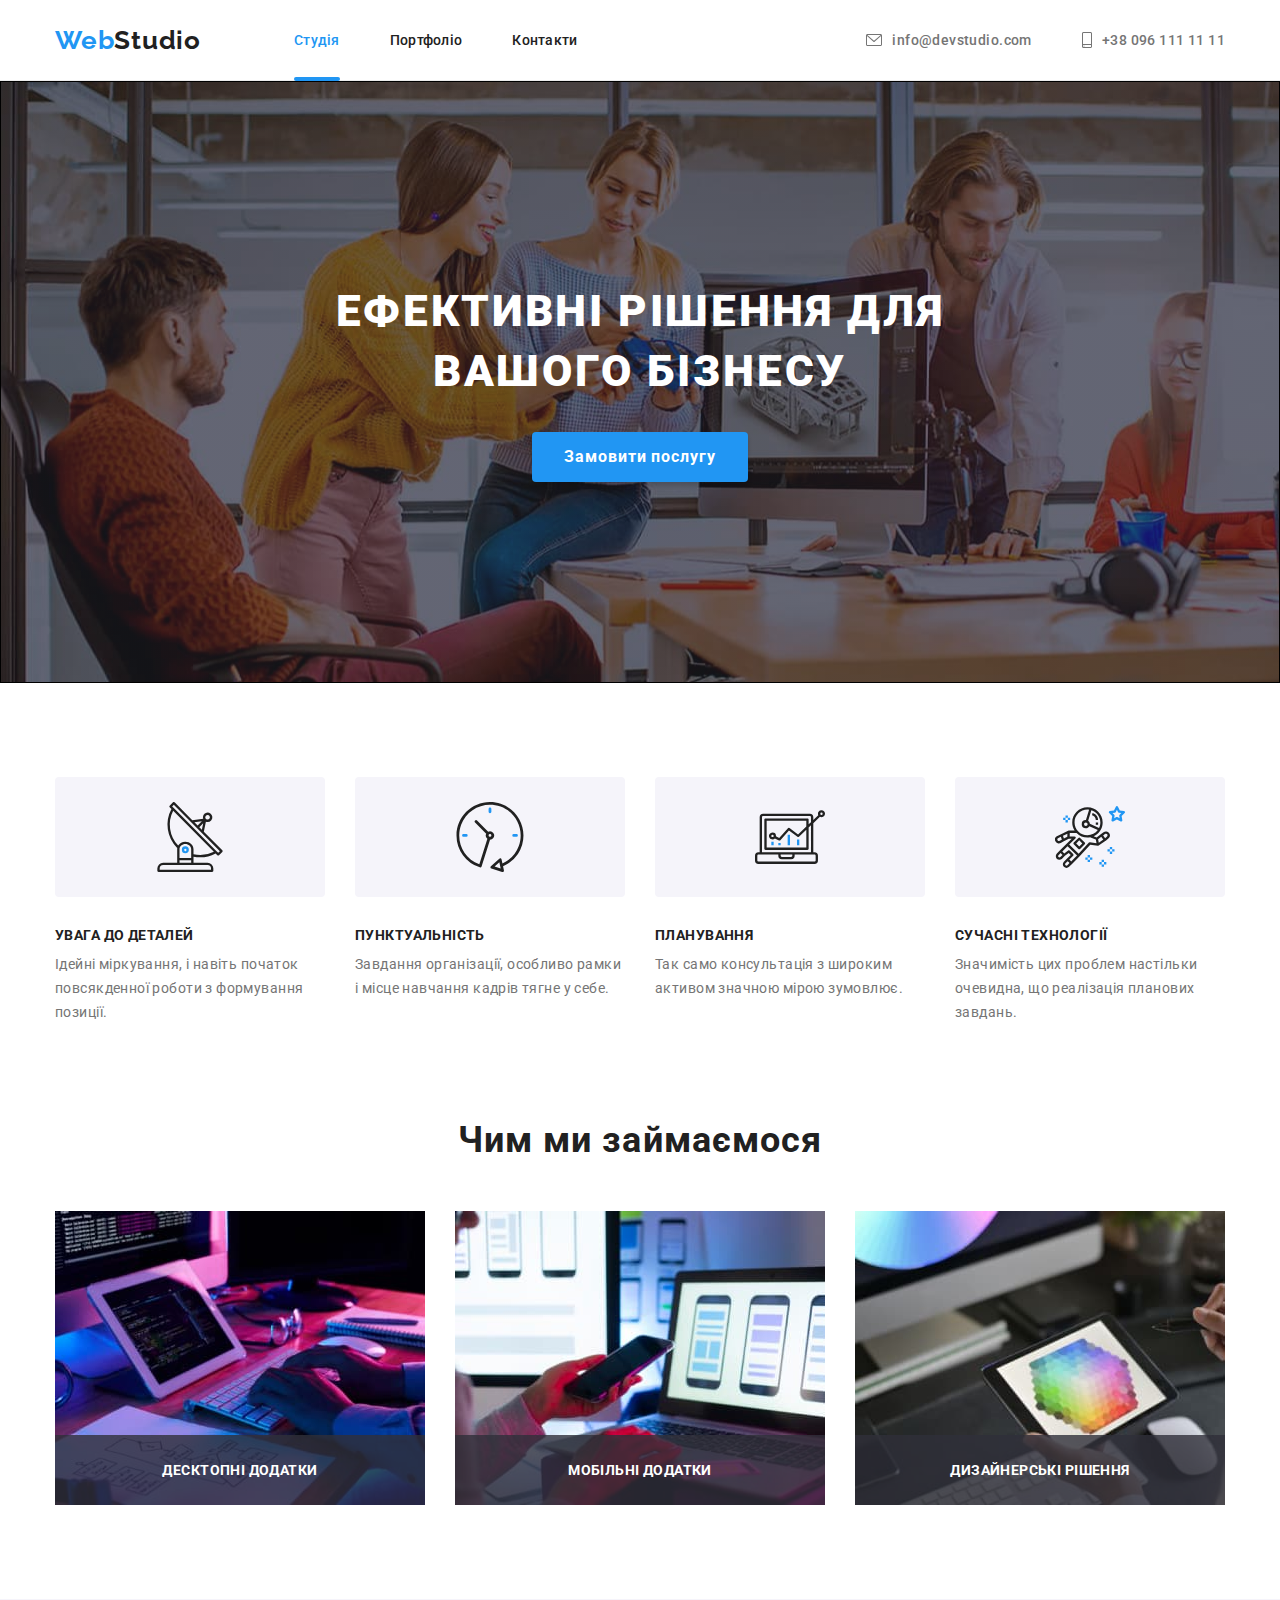
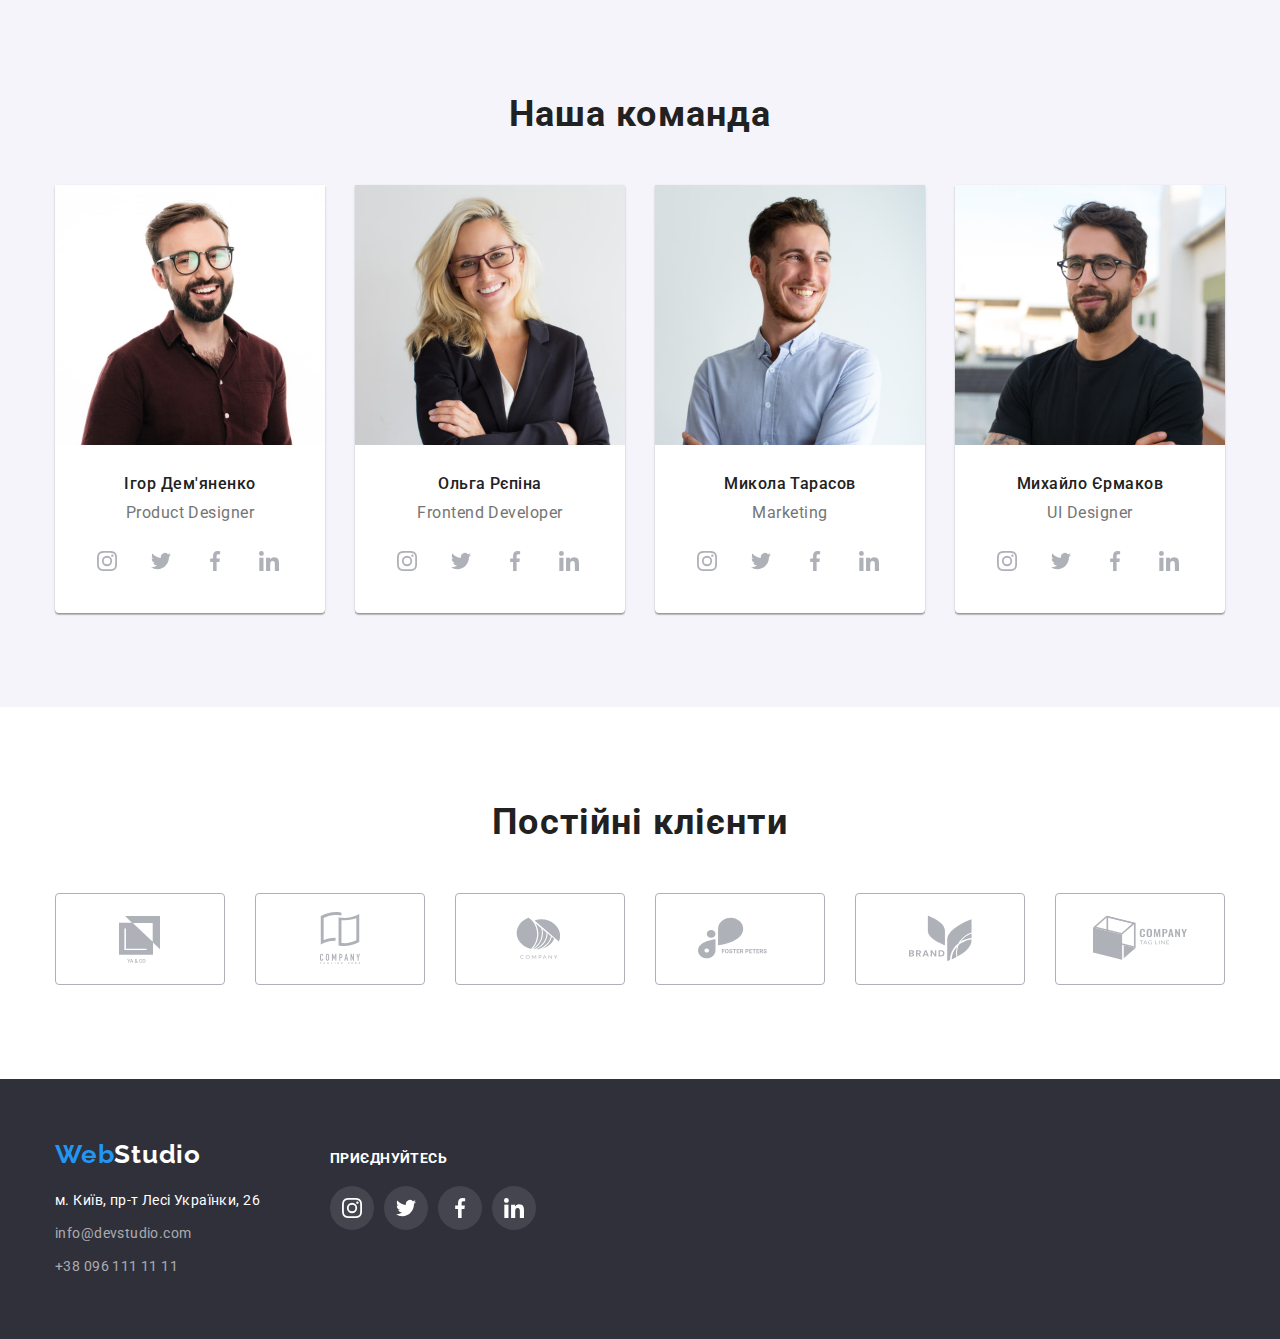
<file: index.html>
<!DOCTYPE html>
<html lang="uk">

<head>
	<meta charset="UTF-8" />
	<meta http-equiv="X-UA-Compatible" content="IE=edge" />
	<meta name="viewport" content="width=device-width, initial-scale=1.0" />
	<title>Головна</title>
	<link rel="preconnect" href="https://fonts.gstatic.com" crossorigin>
	<link href="https://fonts.googleapis.com/css2?family=Raleway:wght@700&family=Roboto:wght@400;500;700;900&display=swap"
		rel="stylesheet">
	<link href="https://cdn.jsdelivr.net/npm/modern-normalize@2.0.0/modern-normalize.min.css" rel="stylesheet" />
	<link rel="stylesheet" href="./css/style.css" />
</head>

<body class="body">
	<header class="page-header">
		<div class="page-header__container">
			<a href="./" class="page-header__logo logo"><span class="logo__accent">Web</span>Studio</a>
			<nav class="site-nav">
				<ul class="site-nav__list">
					<li class="site-nav__item">
						<a class="site-nav__link site-nav__link--current" href="./"> Студія</a>
					</li>
					<li class="site-nav__item">
						<a class="site-nav__link" href="./portfolio.html"> Портфоліо</a>
					</li>
					<li class="site-nav__item">
						<a class="site-nav__link" href=""> Контакти</a>
					</li>
				</ul>
			</nav>
			<ul class="auth-nav">
				<li class="auth-nav__item">
					<a class="auth-nav__link" href="mailto:info@devstudio.com">
						<svg class="svg auth-nav__svg" width="16" height="12">
							<use xlink:href="./images/icons.svg#header-mail"></use>
						</svg>
						info@devstudio.com</a>
				</li>
				<li class="auth-nav__item">

					<a class="auth-nav__link" href="tel:+380961111111">
						<svg class="svg auth-nav__svg" width="10" height="16">
							<use xlink:href="./images/icons.svg#header-phone"></use>
						</svg>
						+38 096 111 11 11</a>
				</li>
			</ul>
		</div>
	</header>
	<main class="main">
		<section class="section hero">
			<div class="hero__container">
				<h1 class="hero__title">Ефективні рішення для вашого бізнесу</h1>
				<button data-modal-open type="button" class="button hero__button">
					Замовити послугу
				</button>
			</div>
		</section>

		<section class="section features">
			<div class="features__container">
				<h2 class="features__title section__title title-hide">Особливості</h2>
				<ul class="features__list">
					<li class="features__item">
						<div class="features__image">
							<svg class="svg" width="70" height="70">
								<use xlink:href="./images/icons.svg#features-01"></use>
							</svg>
						</div>
						<h3 class="features__subtitle">УВАГА ДО ДЕТАЛЕЙ</h3>
						<p class="features__text">
							Ідейні міркування, і навіть початок повсякденної роботи з
							формування позиції.
						</p>
					</li>
					<li class="features__item">
						<div class="features__image">
							<svg class="svg" width="70" height="70">
								<use xlink:href="./images/icons.svg#features-02"></use>
							</svg>
						</div>
						<h3 class="features__subtitle">ПУНКТУАЛЬНІСТЬ</h3>
						<p class="features__text">
							Завдання організації, особливо рамки і місце навчання кадрів тягне
							у себе.
						</p>
					</li>
					<li class="features__item">
						<div class="features__image">
							<svg class="svg" width="70" height="70">
								<use xlink:href="./images/icons.svg#features-03"></use>
							</svg>
						</div>
						<h3 class="features__subtitle">ПЛАНУВАННЯ</h3>
						<p class="features__text">
							Так само консультація з широким активом значною мірою зумовлює.
						</p>
					</li>
					<li class="features__item">
						<div class="features__image">
							<svg class="svg" width="70" height="70">
								<use xlink:href="./images/icons.svg#features-04"></use>
							</svg>
						</div>
						<h3 class="features__subtitle">СУЧАСНІ ТЕХНОЛОГІЇ</h3>
						<p class="features__text">
							Значимість цих проблем настільки очевидна, що реалізація планових
							завдань.
						</p>
					</li>
				</ul>
			</div>
		</section>

		<section class="section activity">
			<div class="activity__container">
				<h2 class="activity__title section__title">Чим ми займаємося</h2>
				<ul class="activity__list">
					<li class="activity__item">
						<img class="activity__img" src="images/we-do_1.jpg" alt="Людина друкує на клавітаурі" width="370" />
						<h3 class="activity__name"><span class="activity__name-text">Десктопні додатки</span></h3>
					</li>
					<li class="activity__item">
						<img class="activity__img" src="images/we-do_2.jpg" alt="Людина дивиться в телефон біля ноутбуку"
							width="370" />
						<h3 class="activity__name"><span class="activity__name-text">Мобільні додатки</span></h3>
					</li>
					<li class="activity__item">
						<img class="activity__img" src="images/we-do_3.jpg" alt="Людина дивиться на планшет" width="370" />
						<h3 class="activity__name"><span class="activity__name-text">Дизайнерські рішення</span></h3>
					</li>
				</ul>
			</div>
		</section>

		<section class="section team section--gray-bg">
			<div class="team__container">
				<h2 class="team__title section__title">Наша команда</h2>
				<ul class="team__list">
					<li class="team__item">
						<img class="team__img" src="images/our-team_1.jpg" alt="Хлопець посміхається" width="270" />
						<div class="team__content">
							<h3 class="team__name">Ігор Дем'яненко</h3>
							<p class="team__position">Product Designer</p>
							<ul class="team__social social">
								<li class="social__item">
									<a class="social__link team__link" href="https://www.instagram.com/" target="_blank">
										<svg class="svg social__svg team__svg" width="44" height="44">
											<use xlink:href="./images/icons.svg#social-inst"></use>
										</svg>
									</a>
								</li>
								<li class="social__item">
									<a class="social__link team__link" href="https://twitter.com/" target="_blank">
										<svg class="svg social__svg team__svg" width="44" height="44">
											<use xlink:href="./images/icons.svg#social-twet"></use>
										</svg>
									</a>
								</li>
								<li class="social__item">
									<a class="social__link team__link" href="https://www.facebook.com/" target="_blank">
										<svg class="svg social__svg team__svg" width="44" height="44">
											<use xlink:href="./images/icons.svg#social-face"></use>
										</svg>
									</a>
								</li>
								<li class="social__item">
									<a class="social__link team__link" href="https://www.linkedin.com/" target="_blank">
										<svg class="svg social__svg team__svg" width="44" height="44">
											<use xlink:href="./images/icons.svg#social-link"></use>
										</svg>
									</a>
								</li>
							</ul>
						</div>

					</li>
					<li class="team__item">
						<img class="team__img" src="images/our-team_2.jpg" alt="Дівчина посміхається" width="270" />
						<div class="team__content">
							<h3 class="team__name">Ольга Рєпіна</h3>
							<p class="team__position">Frontend Developer</p>
							<ul class="team__social social">
								<li class="social__item">
									<a class="social__link team__link" href="https://www.instagram.com/" target="_blank">
										<svg class="svg social__svg team__svg" width="44" height="44">
											<use xlink:href="./images/icons.svg#social-inst"></use>
										</svg>
									</a>
								</li>
								<li class="social__item">
									<a class="social__link team__link" href="https://twitter.com/" target="_blank">
										<svg class="svg social__svg team__svg" width="44" height="44">
											<use xlink:href="./images/icons.svg#social-twet"></use>
										</svg>
									</a>
								</li>
								<li class="social__item">
									<a class="social__link team__link" href="https://www.facebook.com/" target="_blank">
										<svg class="svg social__svg team__svg" width="44" height="44">
											<use xlink:href="./images/icons.svg#social-face"></use>
										</svg>
									</a>
								</li>
								<li class="social__item">
									<a class="social__link team__link" href="https://www.linkedin.com/" target="_blank">
										<svg class="svg social__svg team__svg" width="44" height="44">
											<use xlink:href="./images/icons.svg#social-link"></use>
										</svg>
									</a>
								</li>
							</ul>
						</div>
					</li>
					<li class="team__item">
						<img class="team__img" src="images/our-team_3.jpg" alt="Хлопець посміхається і дивиться в сторону"
							width="270" />
						<div class="team__content">
							<h3 class="team__name">Микола Тарасов</h3>
							<p class="team__position">Marketing</p>
							<ul class="team__social social">
								<li class="social__item">
									<a class="social__link team__link" href="https://www.instagram.com/" target="_blank">
										<svg class="svg social__svg team__svg" width="44" height="44">
											<use xlink:href="./images/icons.svg#social-inst"></use>
										</svg>
									</a>
								</li>
								<li class="social__item">
									<a class="social__link team__link" href="https://twitter.com/" target="_blank">
										<svg class="svg social__svg team__svg" width="44" height="44">
											<use xlink:href="./images/icons.svg#social-twet"></use>
										</svg>
									</a>
								</li>
								<li class="social__item">
									<a class="social__link team__link" href="https://www.facebook.com/" target="_blank">
										<svg class="svg social__svg team__svg" width="44" height="44">
											<use xlink:href="./images/icons.svg#social-face"></use>
										</svg>
									</a>
								</li>
								<li class="social__item">
									<a class="social__link team__link" href="https://www.linkedin.com/" target="_blank">
										<svg class="svg social__svg team__svg" width="44" height="44">
											<use xlink:href="./images/icons.svg#social-link"></use>
										</svg>
									</a>
								</li>
							</ul>
						</div>
					</li>
					<li class="team__item">
						<img class="team__img" src="images/our-team_4.jpg" alt="Хлопець мімікою робить вигляд розумного"
							width="270" />
						<div class="team__content">
							<h3 class="team__name">Михайло Єрмаков</h3>
							<p class="team__position">UI Designer</p>
							<ul class="team__social social">
								<li class="social__item">
									<a class="social__link team__link" href="https://www.instagram.com/" target="_blank">
										<svg class="svg social__svg team__svg" width="44" height="44">
											<use xlink:href="./images/icons.svg#social-inst"></use>
										</svg>
									</a>
								</li>
								<li class="social__item">
									<a class="social__link team__link" href="https://twitter.com/" target="_blank">
										<svg class="svg social__svg team__svg" width="44" height="44">
											<use xlink:href="./images/icons.svg#social-twet"></use>
										</svg>
									</a>
								</li>
								<li class="social__item">
									<a class="social__link team__link" href="https://www.facebook.com/" target="_blank">
										<svg class="svg social__svg team__svg" width="44" height="44">
											<use xlink:href="./images/icons.svg#social-face"></use>
										</svg>
									</a>
								</li>
								<li class="social__item">
									<a class="social__link team__link" href="https://www.linkedin.com/" target="_blank">
										<svg class="svg social__svg team__svg" width="44" height="44">
											<use xlink:href="./images/icons.svg#social-link"></use>
										</svg>
									</a>
								</li>
							</ul>
						</div>
					</li>
				</ul>
			</div>
		</section>
		<section class="section clients">
			<div class="clients__container">
				<h2 class="clients__title section__title">Постійні клієнти</h2>
				<ul class="clients__wrapper">
					<li class="clients__item">
						<a href="" class="clients-link" target="_blank">
							<svg class="svg clients__svg" width="106" height="60">
								<use xlink:href="./images/icons.svg#clients-01"></use>
							</svg>
						</a>
					</li>
					<li class="clients__item">
						<a href="" class="clients-link" target="_blank">
							<svg class="svg clients__svg" width="106" height="60">
								<use xlink:href="./images/icons.svg#clients-02"></use>
							</svg>
						</a>
					</li>
					<li class="clients__item">
						<a href="" class="clients-link" target="_blank">
							<svg class="svg clients__svg" width="106" height="60">
								<use xlink:href="./images/icons.svg#clients-03"></use>
							</svg>
						</a>
					</li>
					<li class="clients__item">
						<a href="" class="clients-link" target="_blank">
							<svg class="svg clients__svg" width="106" height="60">
								<use xlink:href="./images/icons.svg#clients-04"></use>
							</svg>
						</a>
					</li>
					<li class="clients__item">
						<a href="" class="clients-link" target="_blank">
							<svg class="svg clients__svg" width="106" height="60">
								<use xlink:href="./images/icons.svg#clients-05"></use>
							</svg>
						</a>
					</li>
					<li class="clients__item">
						<a href="" class="clients-link" target="_blank">
							<svg class="svg clients__svg" width="106" height="60">
								<use xlink:href="./images/icons.svg#clients-06"></use>
							</svg>
						</a>
					</li>
				</ul>

			</div>
		</section>
	</main>
	<footer class="footer">
		<div class="footer__container">
			<div class="footer__column">
				<a href="./" class="footer__logo logo"><span class="logo__accent">Web</span>Studio</a>
				<address class="address">
					<span class="address__item address__item--white">м. Київ, пр-т Лесі Українки, 26</span>
					<a class="address__item address__item--link" href="mailto:info@devstudio.com">info@devstudio.com</a>
					<a class="address__item address__item--link" href="tel:+380961111111">+38 096 111 11 11</a>
				</address>
			</div>
			<div class="footer__column">
				<p class="footer__social-title">приєднуйтесь</p>
				<ul class="footer__social social">
					<li class="social__item">
						<a class="social__link footer__link" href="https://www.instagram.com/" target="_blank">
							<svg class="svg social__svg footer__svg" width="44" height="44">
								<use xlink:href="./images/icons.svg#social-inst"></use>
							</svg>
						</a>
					</li>
					<li class="social__item">
						<a class="social__link footer__link" href="https://twitter.com/" target="_blank">
							<svg class="svg social__svg footer__svg" width="44" height="44">
								<use xlink:href="./images/icons.svg#social-twet"></use>
							</svg>
						</a>
					</li>
					<li class="social__item">
						<a class="social__link footer__link" href="https://www.facebook.com/" target="_blank">
							<svg class="svg social__svg footer__svg" width="44" height="44">
								<use xlink:href="./images/icons.svg#social-face"></use>
							</svg>
						</a>
					</li>
					<li class="social__item">
						<a class="social__link footer__link" href="https://www.linkedin.com/" target="_blank">
							<svg class="svg social__svg footer__svg" width="44" height="44">
								<use xlink:href="./images/icons.svg#social-link"></use>
							</svg>
						</a>
					</li>
				</ul>
			</div>
		</div>
	</footer>
	<div data-modal class="backdrop is-hidden">
		<div class="modal">
			<button type="button" data-modal-close class="modal__close">
				<svg class="svg modal__svg modal-close-button" width="18" height="18">
					<use xlink:href="./images/icons.svg#navigation-cross"></use>
				</svg>
			</button>

		</div>
	</div>
	<script src="./js/modal.js"></script>
</body>

</html>
</file>
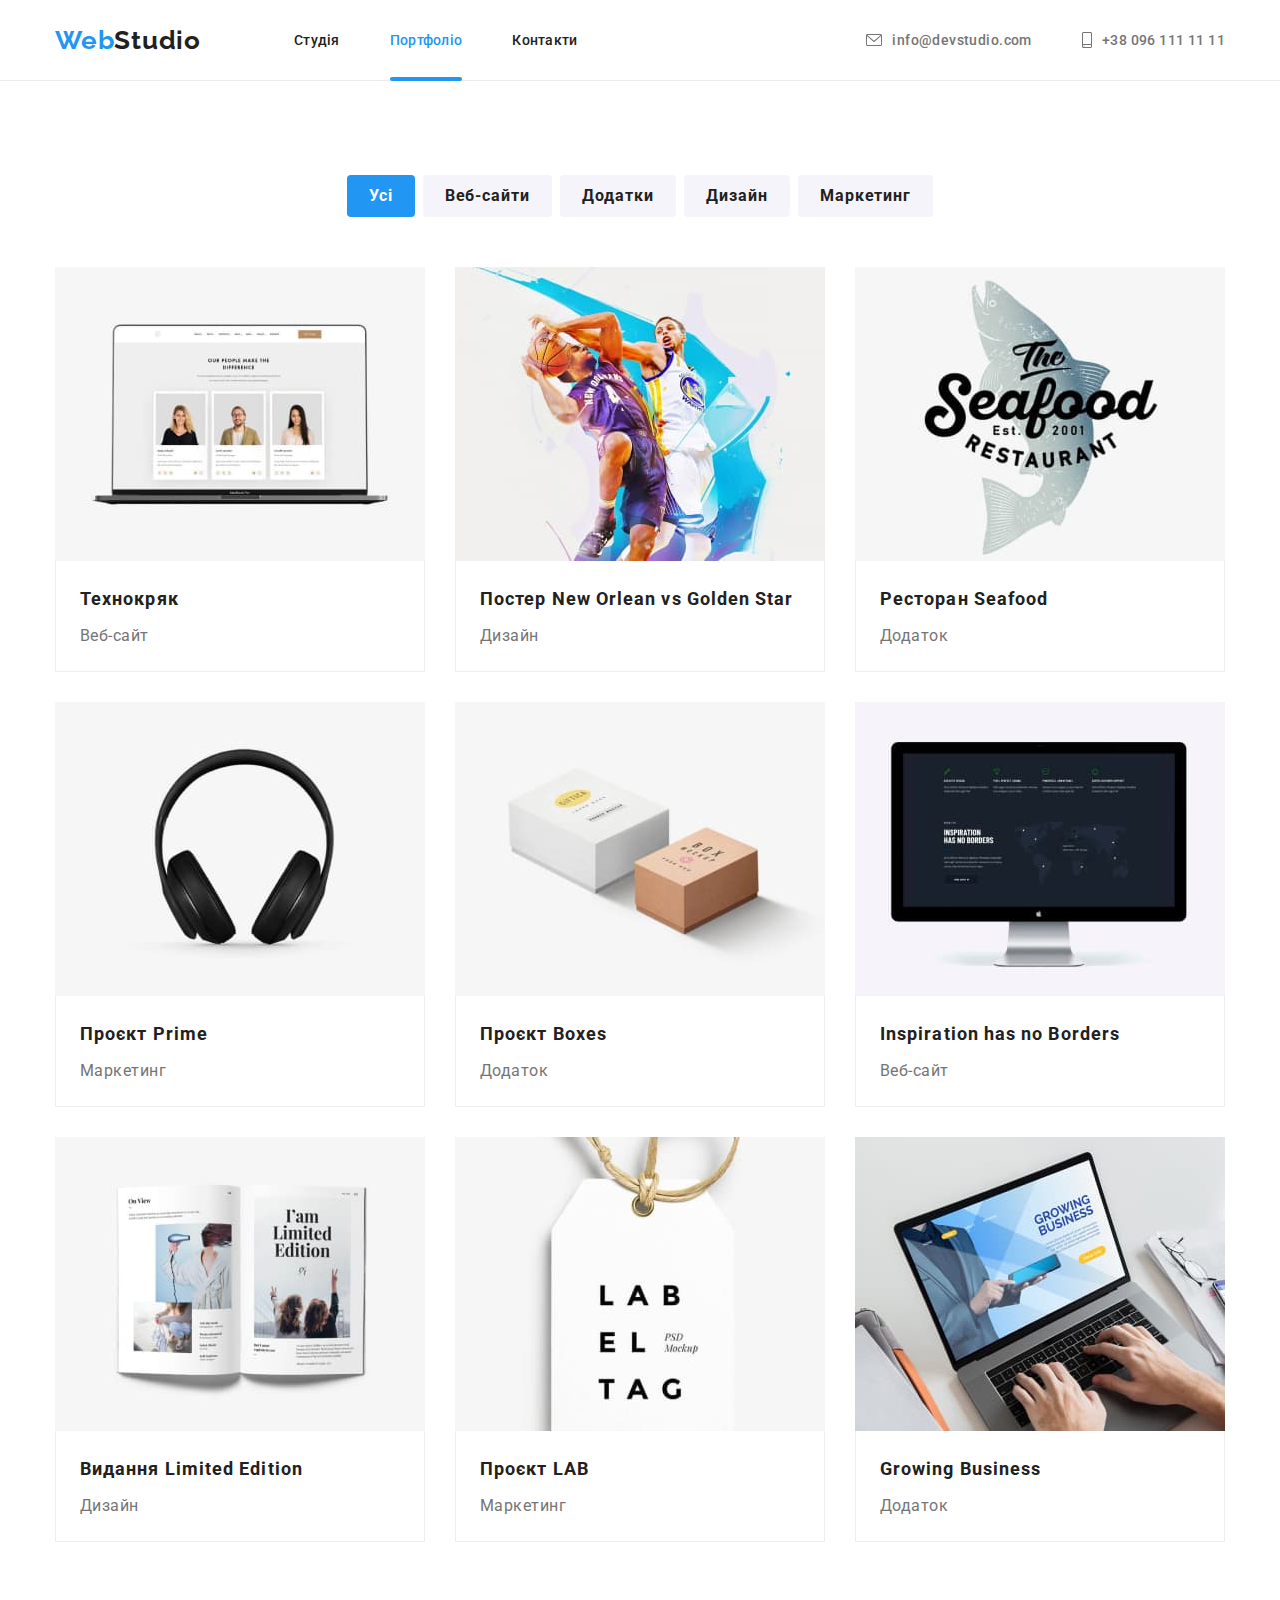
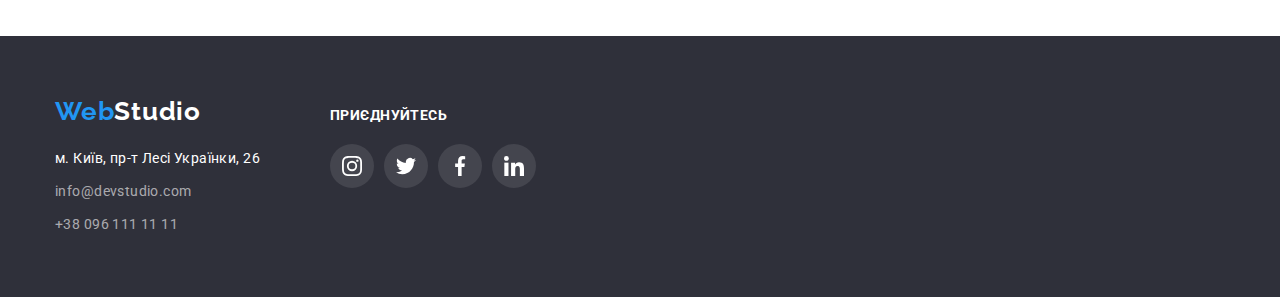
<file: portfolio.html>
<!DOCTYPE html>
<html lang="uk">

<head>
	<meta charset="UTF-8" />
	<meta http-equiv="X-UA-Compatible" content="IE=edge" />
	<meta name="viewport" content="width=device-width, initial-scale=1.0" />
	<title>Головна</title>
	<link rel="preconnect" href="https://fonts.gstatic.com" crossorigin>
	<link href="https://fonts.googleapis.com/css2?family=Raleway:wght@700&family=Roboto:wght@400;500;700;900&display=swap"
		rel="stylesheet">
	<link href="https://cdn.jsdelivr.net/npm/modern-normalize@2.0.0/modern-normalize.min.css" rel="stylesheet" />
	<link rel="stylesheet" href="./css/style.css" />
</head>

<body class="body">
	<!-- header -->
	<header class="page-header">
		<div class="page-header__container">
			<a href="./" class="page-header__logo logo"><span class="logo__accent">Web</span>Studio</a>
			<nav class="site-nav">
				<ul class="site-nav__list">
					<li class="site-nav__item">
						<a class="site-nav__link " href="./"> Студія</a>
					</li>
					<li class="site-nav__item">
						<a class="site-nav__link site-nav__link--current" href="./portfolio.html"> Портфоліо</a>
					</li>
					<li class="site-nav__item">
						<a class="site-nav__link" href=""> Контакти</a>
					</li>
				</ul>
			</nav>
			<ul class="auth-nav">
				<li class="auth-nav__item">
					<a class="auth-nav__link" href="mailto:info@devstudio.com">
						<svg class="svg auth-nav__svg" width="16" height="12">
							<use xlink:href="./images/icons.svg#header-mail"></use>
						</svg>
						info@devstudio.com</a>
				</li>
				<li class="auth-nav__item">

					<a class="auth-nav__link" href="tel:+380961111111">
						<svg class="svg auth-nav__svg" width="10" height="16">
							<use xlink:href="./images/icons.svg#header-phone"></use>
						</svg>
						+38 096 111 11 11</a>
				</li>
			</ul>
		</div>
	</header>

	<!-- main -->
	<main class="main">
		<section class="section portfolio">
			<div class="portfolio__container">
				<h2 class="portfolio__title title-hide">Портфоліо</h2>
				<ul class="portfolio__naviagtion">
					<li class="portfolio__item"><button type="button"
							class="button button--less naviagtion__button naviagtion__button--active">
							Усі
						</button></li>
					<li class="portfolio__item"><button type="button" class="button button--less naviagtion__button">
							Веб-сайти
						</button></li>
					<li class="portfolio__item"><button type="button" class="button button--less naviagtion__button">
							Додатки
						</button></li>
					<li class="portfolio__item"><button type="button" class="button button--less naviagtion__button">
							Дизайн
						</button></li>
					<li class="portfolio__item"><button type="button" class="button button--less naviagtion__button">
							Маркетинг
						</button></li>
				</ul>
				<ul class="portfolio__list grid">
					<li class="grid__item">
						<a href="" class="grid__link">
							<div class="grid-block"> <img class="grid__img" src="./images/portfolio-1.jpg" alt="Відкритий ноутбук"
									width="370" />
								<p class="grid-text">Ресурс пропонує комплексні пропозиції з різним рівнем функціоналу та сервісів. Все
									це дозволить відвідувачу отримати вичерпні відомості про компанію чи приватну особу.</p>
							</div>
							<div class="grid__texts">
								<h3 class="grid__name">Технокряк</h3>
								<p class="grid__description">Веб-сайт</p>
							</div>
						</a>
					</li>
					<li class="grid__item">
						<a href="" class="grid__link">
							<div class="grid-block"> <img class="grid__img" src="./images/portfolio-2.jpg" alt="Грають баскетбол"
									width="370" />
								<p class="grid-text">Ресурс пропонує комплексні пропозиції з різним рівнем функціоналу та сервісів. Все
									це дозволить відвідувачу отримати вичерпні відомості про компанію чи приватну особу.</p>
							</div>
							<div class="grid__texts">
								<h3 class="grid__name">Постер New Orlean vs Golden Star</h3>
								<p class="grid__description">Дизайн</p>
							</div>
						</a>
					</li>
					<li class="grid__item">
						<a href="" class="grid__link">
							<div class="grid-block"> <img class="grid__img" src="./images/portfolio-3.jpg"
									alt="Логотип з текстом і рибою" width="370" />
								<p class="grid-text">Ресурс пропонує комплексні пропозиції з різним рівнем функціоналу та сервісів. Все
									це дозволить відвідувачу отримати вичерпні відомості про компанію чи приватну особу.</p>
							</div>
							<div class="grid__texts">
								<h3 class="grid__name">Ресторан Seafood</h3>
								<p class="grid__description">Додаток</p>
							</div>
						</a>
					</li>
					<li class="grid__item">
						<a href="" class="grid__link">
							<div class="grid-block"> <img class="grid__img" src="./images/portfolio-4.jpg" alt="Навушники"
									width="370" />
								<p class="grid-text">Ресурс пропонує комплексні пропозиції з різним рівнем функціоналу та сервісів. Все
									це дозволить відвідувачу отримати вичерпні відомості про компанію чи приватну особу.</p>
							</div>
							<div class="grid__texts">
								<h3 class="grid__name">Проєкт Prime</h3>
								<p class="grid__description">Маркетинг</p>
							</div>
						</a>
					</li>
					<li class="grid__item">
						<a href="" class="grid__link">
							<div class="grid-block"> <img class="grid__img" src="./images/portfolio-5.jpg" alt="Коробки"
									width="370" />
								<p class="grid-text">Ресурс пропонує комплексні пропозиції з різним рівнем функціоналу та сервісів. Все
									це дозволить відвідувачу отримати вичерпні відомості про компанію чи приватну особу.</p>
							</div>
							<div class="grid__texts">
								<h3 class="grid__name">Проєкт Boxes</h3>
								<p class="grid__description">Додаток</p>
							</div>
						</a>
					</li>
					<li class="grid__item">
						<a href="" class="grid__link">
							<div class="grid-block"> <img class="grid__img" src="./images/portfolio-6.jpg" alt="Монітор"
									width="370" />
								<p class="grid-text">Ресурс пропонує комплексні пропозиції з різним рівнем функціоналу та сервісів. Все
									це дозволить відвідувачу отримати вичерпні відомості про компанію чи приватну особу.</p>
							</div>
							<div class="grid__texts">
								<h3 class="grid__name">Inspiration has no Borders</h3>
								<p class="grid__description">Веб-сайт</p>
							</div>
						</a>
					</li>
					<li class="grid__item">
						<a href="" class="grid__link">
							<div class="grid-block"> <img class="grid__img" src="./images/portfolio-7.jpg" alt="Відкрита книга"
									width="370" />
								<p class="grid-text">Ресурс пропонує комплексні пропозиції з різним рівнем функціоналу та сервісів. Все
									це дозволить відвідувачу отримати вичерпні відомості про компанію чи приватну особу.</p>
							</div>
							<div class="grid__texts">
								<h3 class="grid__name">Видання Limited Edition</h3>
								<p class="grid__description">Дизайн</p>
							</div>
						</a>
					</li>
					<li class="grid__item">
						<a href="" class="grid__link">
							<div class="grid-block"> <img class="grid__img" src="./images/portfolio-8.jpg" alt="Лейбл з написом"
									width="370" />
								<p class="grid-text">Ресурс пропонує комплексні пропозиції з різним рівнем функціоналу та сервісів. Все
									це дозволить відвідувачу отримати вичерпні відомості про компанію чи приватну особу.</p>
							</div>
							<div class="grid__texts">
								<h3 class="grid__name">Проєкт LAB</h3>
								<p class="grid__description">Маркетинг</p>
							</div>
						</a>
					</li>
					<li class="grid__item">
						<a href="" class="grid__link">
							<div class="grid-block"> <img class="grid__img" src="./images/portfolio-9.jpg" alt="Друкують на ноутбуці"
									width="370" />
								<p class="grid-text">Ресурс пропонує комплексні пропозиції з різним рівнем функціоналу та сервісів. Все
									це дозволить відвідувачу отримати вичерпні відомості про компанію чи приватну особу.</p>
							</div>
							<div class="grid__texts">
								<h3 class="grid__name">Growing Business</h3>
								<p class="grid__description">Додаток</p>
							</div>
						</a>
					</li>
				</ul>
			</div>
		</section>
	</main>

	<!-- footer -->
	<footer class="footer">
		<div class="footer__container">
			<div class="footer__column">
				<a href="./" class="footer__logo logo"><span class="logo__accent">Web</span>Studio</a>
				<address class="address">
					<span class="address__item address__item--white">м. Київ, пр-т Лесі Українки, 26</span>
					<a class="address__item address__item--link" href="mailto:info@devstudio.com">info@devstudio.com</a>
					<a class="address__item address__item--link" href="tel:+380961111111">+38 096 111 11 11</a>
				</address>
			</div>
			<div class="footer__column">
				<p class="footer__social-title">приєднуйтесь</p>
				<ul class="footer__social social">
					<li class="social__item">
						<a class="social__link footer__link" href="https://www.instagram.com/" target="_blank">
							<svg class="svg social__svg footer__svg" width="44" height="44">
								<use xlink:href="./images/icons.svg#social-inst"></use>
							</svg>
						</a>
					</li>
					<li class="social__item">
						<a class="social__link footer__link" href="https://twitter.com/" target="_blank">
							<svg class="svg social__svg footer__svg" width="44" height="44">
								<use xlink:href="./images/icons.svg#social-twet"></use>
							</svg>
						</a>
					</li>
					<li class="social__item">
						<a class="social__link footer__link" href="https://www.facebook.com/" target="_blank">
							<svg class="svg social__svg footer__svg" width="44" height="44">
								<use xlink:href="./images/icons.svg#social-face"></use>
							</svg>
						</a>
					</li>
					<li class="social__item">
						<a class="social__link footer__link" href="https://www.linkedin.com/" target="_blank">
							<svg class="svg social__svg footer__svg" width="44" height="44">
								<use xlink:href="./images/icons.svg#social-link"></use>
							</svg>
						</a>
					</li>
				</ul>
			</div>
		</div>
	</footer>
</body>

</html>
</file>
<file: css/style.css>
/* reset styles */
h1,
h2,
h3,
h4,
h5,
h6,
ul,
p {
	margin: 0;
	padding: 0;
}

ul {
	list-style: none;
	padding: 0;
}

a {
	color: inherit;
}

img {
	display: block;
	max-width: 100%;
}

/* * */
:root {
	--color-primary: #757575;
	--color-title: #212121;
	--color-accent: #2196f3;
	--color-background: #f5f4fa;
	--normal-line-height: 1.17;

	--transition-duration: 250ms;
	--transition-function: cubic-bezier(0.4, 0, 0.2, 1);
}

/* COMMON */

.body {
	font-family: 'Roboto', sans-serif;
	font-size: 14px;
	line-height: 1.71;
	font-style: normal;
	font-weight: 400;
	letter-spacing: 0.42px;
	color: var(--color-primary);
}

/* logo */
.logo {
	display: inline-block;
	font-family: 'Raleway', sans-serif;
	text-decoration: none;
	font-size: 26px;
	line-height: var(--normal-line-height);
	font-weight: 700;
	letter-spacing: 0.78px;

	color: var(--color-title);
}

.logo__accent {
	color: var(--color-accent);
}

/* buttons */
.button {
	display: inline-flex;
	padding: 10px 32px;
	border-radius: 4px;
	border: none;
	box-shadow: 0px 4px 4px 0px rgba(0, 0, 0, 0.15);
	color: #fff;
	background-color: var(--color-accent);

	font-family: 'Roboto', sans-serif;
	font-size: 16px;
	font-weight: 700;
	line-height: 1.875;
	letter-spacing: 0.96px;
	transition: color var(--transition-duration) var(--transition-function),
		background-color var(--transition-duration) var(--transition-function),
		box-shadow var(--transition-duration) var(--transition-function);
	cursor: pointer;
}

.button--less {
	padding: 6px 22px;
	background-color: var(--color-background);
	color: var(--color-title);
	box-shadow: none;
}

.button--less:hover,
.button--less:focus {
	background-color: var(--color-accent);
	color: #fff;
	box-shadow: 0px 2px 2px 0px rgba(0, 0, 0, 0.12), 0px 1px 2px 0px rgba(0, 0, 0, 0.08), 0px 3px 1px 0px rgba(0, 0, 0, 0.10);
}

/* section */

.section {
	padding-top: 94px;
	padding-bottom: 94px;
}

.section__title {
	font-size: 36px;
	font-weight: 700;
	line-height: var(--normal-line-height);
	letter-spacing: 1.08px;

	text-align: center;

	color: var(--color-title);

	margin-bottom: 50px;
}

.section--gray-bg {
	background: var(--color-background);
}

.title-hide {
	position: absolute;
	width: 1px;
	height: 1px;
	overflow: hidden;
	clip: rect(0 0 0 0);
}

[class*="__container"] {
	max-width: 1200px;
	padding-left: 15px;
	padding-right: 15px;
	margin-left: auto;
	margin-right: auto;
}

/* social */
.social {
	display: flex;
	column-gap: 10px;
}

.social__item {
	line-height: 0;
}

.social__link {
	display: inline-flex;
	width: 44px;
	height: 44px;
	align-items: center;
	justify-content: center;
	border-radius: 50%;
	background-color: rgba(255, 255, 255, 0.10);
	transition: background-color var(--transition-duration) var(--transition-function);
}

.social__svg {
	fill: #fff;
}

.social__link:hover,
.social__link:focus {
	background-color: var(--color-accent);
}


/* HEADER */

.page-header {
	border-bottom: 1px solid #ECECEC;
	background: #fff;
}

.page-header__container {
	display: flex;
	align-items: center;
}

.page-header__logo {
	margin-right: 93px;
}

/* --- */
.site-nav {
	margin-right: auto;
}

.site-nav__list {
	display: flex;
	align-items: center;
	column-gap: 50px;

	font-weight: 500;
	letter-spacing: 0.28px;
}


.site-nav__link {
	display: block;
	padding: 32px 0;

	font-size: inherit;
	line-height: var(--normal-line-height);
	font-weight: 500;
	letter-spacing: 0.28px;

	color: var(--color-title);
	text-decoration: none;

	transition: color var(--transition-duration) var(--transition-function);
}

.site-nav__link--current {
	color: var(--color-accent);
	position: relative;
}

.site-nav__link--current:after {
	content: '';
	position: absolute;
	left: 0;
	bottom: -1px;
	width: 100%;
	height: 4px;

	border-radius: 2px;
	background-color: #2196F3;

}

.site-nav__link:hover,
.site-nav__link:focus {
	color: var(--color-accent);
}

.auth-nav {
	display: flex;
	column-gap: 50px;
}

.auth-nav__link {
	display: inline-flex;
	align-items: center;
	column-gap: 10px;
	padding: 32px 0;

	font-size: inherit;
	line-height: var(--normal-line-height);
	font-weight: 500;
	text-decoration: none;
	transition: color var(--transition-duration) var(--transition-function);
}

.auth-nav__svg {
	fill: currentColor;
}

.auth-nav__item:last-child .auth-nav__link {
	padding-right: 0;
}

.auth-nav__link:hover,
.auth-nav__link:focus {
	color: var(--color-accent);
}

/* FOOTER */

.footer {
	padding-top: 60px;
	padding-bottom: 60px;
	background: #2f303a;
}

.footer__container {
	display: flex;
	align-items: baseline;
}

.footer__column:not(:last-child) {
	margin-right: 70px;
}

.footer__logo {
	color: #fff;

	margin-bottom: 20px;
}

.address {
	color: rgba(255, 255, 255, 0.6);
	font-style: inherit;
}

.address__item {
	display: block;
}

.address__item:not(:last-child) {
	margin-bottom: 9px;
}

.address__item--white {
	color: #fff;
}

.address__item--link {
	text-decoration: none;
}

.address__item--link:hover,
.address__item--link:focus {
	color: var(--color-accent);
}

.footer__social-title {
	font-size: inherit;
	line-height: var(--normal-line-height);
	font-weight: 700;
	letter-spacing: 0.42px;
	text-transform: uppercase;
	color: #fff;

	margin-bottom: 20px;

}


/* HOME PAGE */

/* hero */
.hero {

	min-height: 600px;
	max-width: 1600px;
	margin-left: auto;
	margin-right: auto;
	padding-top: 200px;
	padding-bottom: 200px;

	background-color: #C4C4C4;
	text-align: center;
	border: 1px solid #000;
	background-image: linear-gradient(rgba(47, 48, 58, 0.40), rgba(47, 48, 58, 0.40)), url('../images/hero-bg.jpg');
	background-size: 100%, cover;

}

.hero__title {
	color: #fff;
	font-size: 44px;
	font-weight: 900;
	line-height: 1.36;
	letter-spacing: 2.64px;
	text-transform: uppercase;
	max-width: 696px;
	margin-bottom: 30px;
	margin-left: auto;
	margin-right: auto;
}

.hero__button {}

/* features */
.features {}

.features__list {
	display: flex;
	column-gap: 30px;
}

.features__item {
	flex-basis: 25%;
}

.features__image {
	display: flex;
	justify-content: center;
	align-items: center;
	min-height: 120px;
	margin-bottom: 30px;
	border-radius: 4px;
	overflow: hidden;
	background-color: var(--color-background);
}

.features__subtitle {
	font-size: inherit;
	line-height: var(--normal-line-height);
	color: var(--color-title);
	font-weight: 700;
	text-transform: uppercase;

	margin-bottom: 10px;
}

.features__text {}

/* activity */

.activity {
	padding-top: 0;
}

.activity__title {}

.activity__list {
	display: flex;
	column-gap: 30px;
}

.activity__item {
	position: relative;
	flex-basis: calc((100% / 3) - 20px);
}

.activity__img {}

.activity__name {
	position: absolute;
	display: flex;
	width: 100%;
	min-height: 70px;
	bottom: 0;
	background: rgba(47, 48, 58, 0.80);

	color: #FFF;
	text-align: center;
	font-size: inherit;
	font-weight: 700;
	line-height: var(--normal-line-height);
	letter-spacing: 0.42px;
	text-transform: uppercase;
}

.activity__name-text {
	margin: auto;
}

/* team */

.team {}

.team__title {}

.team__list {
	display: flex;
	column-gap: 30px;
}

.team__item {
	flex-basis: calc((100% / 3) - (90px / 4));
	border-radius: 0px 0px 4px 4px;
	overflow: hidden;
	background-color: #fff;
	box-shadow: 0px 2px 1px 0px rgba(0, 0, 0, 0.20), 0px 1px 1px 0px rgba(0, 0, 0, 0.14), 0px 1px 3px 0px rgba(0, 0, 0, 0.12);
}

.team__img {}

.team__content {
	padding: 30px;
}

.team__name {
	font-size: 16px;
	font-weight: 500;
	line-height: var(--normal-line-height);
	letter-spacing: 0.48px;
	text-align: center;
	color: var(--color-title);

	margin-bottom: 10px;
}

.team__position {
	font-size: 16px;
	line-height: var(--normal-line-height);
	letter-spacing: 0.48px;
	text-align: center;

	margin-bottom: 16px;
}

.team__link {
	border-radius: 50%;
	background-color: #fff;
	transition: background-color var(--transition-duration) var(--transition-function),
		color var(--transition-duration) var(--transition-function);
}

.team__svg {
	fill: #AFB1B8;
	transition: fill var(--transition-duration) var(--transition-function);
}

.team__link:hover,
.team__link:focus {
	background-color: var(--color-accent);
}

.team__link:hover .team__svg,
.team__link:focus .team__svg {
	fill: #fff;
}

/* clients */
.clients {}

.clients__wrapper {
	display: flex;
	justify-content: center;
	align-items: center;
	gap: 30px;
}

.clients__item {
	flex-basis: calc(100% / 6);
}

.clients-link {
	display: block;
	padding: 15px 31px;
	border-radius: 4px;
	line-height: 0;
	border: 1px solid #AFB1B8;
	color: #AFB1B8;
	transition: border-color var(--transition-duration) var(--transition-function),
		color var(--transition-duration) var(--transition-function);
}

.clients__svg {
	fill: currentColor;
}

.clients-link:hover,
.clients-link:focus {
	border-color: var(--color-accent);
}

.clients-link:hover,
.clients-link:focus {
	color: var(--color-accent);
}

/* PORTFOLIO PAGE */

.portfolio {}

.portfolio__naviagtion {
	display: flex;
	justify-content: center;
	gap: 8px;
	margin-bottom: 50px;
}

.naviagtion__button {}

.naviagtion__button--active {
	background-color: var(--color-accent);
	color: #fff;

}

.portfolio__list {}

.grid {
	display: flex;
	flex-wrap: wrap;
	gap: 30px;
}

.grid__item {
	flex-basis: calc((100% / 3) - 20px);
}

.grid-block {
	position: relative;
	overflow: hidden;
}

.grid-text {
	position: absolute;
	left: 0;
	bottom: 0;
	width: 100%;
	height: 100%;
	padding: 63px 24px;

	background: rgba(33, 150, 243, 0.90);

	color: #FFF;
	font-size: 18px;
	line-height: 1.55;
	letter-spacing: 0.54px;

	transform: translateY(100%);

	transition: transform var(--transition-duration) var(--transition-function);
}


.grid__link {
	display: block;
	text-decoration: none;
	transition: box-shadow var(--transition-duration) var(--transition-function);
}

.grid__link:hover,
.grid__link:focus {
	box-shadow: 1px 4px 6px 0px rgba(0, 0, 0, 0.16), 0px 4px 4px 0px rgba(0, 0, 0, 0.06), 0px 1px 1px 0px rgba(0, 0, 0, 0.12);
}

.grid__link:hover .grid-text {
	transform: translateY(0);
}

.grid__img {}

.grid__texts {
	padding: 20px 24px;
	border-left: 1px solid #EEE;
	border-right: 1px solid #EEE;
	border-bottom: 1px solid #EEE;
}

.grid__name {
	font-size: 18px;
	font-weight: 700;
	line-height: 2;
	letter-spacing: 1.08px;
	color: var(--color-title);

	margin-bottom: 4px;
}

.grid__description {
	font-size: 16px;
	line-height: 1.875;
	letter-spacing: 0.48px;
}

/* backdrop */
.backdrop {
	position: fixed;
	left: 0;
	top: 0;
	width: 100%;
	height: 100%;
	background: rgba(0, 0, 0, 0.20);
	display: flex;
	align-items: center;
	justify-content: center;
	opacity: 1;
	visibility: visible;
	transition: opacity var(--transition-duration) var(--transition-function),
		visibility var(--transition-duration) var(--transition-function);
}

.backdrop.is-hidden {
	visibility: hidden;
	opacity: 0;
	pointer-events: none;
}

.modal__close {
	cursor: pointer;
	position: absolute;
	width: 30px;
	height: 30px;
	display: flex;
	border-radius: 50%;
	border: 1px solid rgba(0, 0, 0, 0.10);
	top: 8px;
	right: 8px;
	left: auto;
	background: #fff;
}

.modal-close-button {
	margin: auto;
	fill: black;
}

.modal {
	position: relative;
	max-width: 528px;
	width: 100%;
	min-height: 581px;
	border-radius: 4px;
	background: #FFF;
	box-shadow: 0px 2px 1px 0px rgba(0, 0, 0, 0.20), 0px 1px 1px 0px rgba(0, 0, 0, 0.14), 0px 1px 3px 0px rgba(0, 0, 0, 0.12);
	transition: transform var(--transition-duration) var(--transition-function);
}

.is-hidden .modal {
	transform: scale3d(0, 0, 0);
}

.backdrop:not(.is-hidden) .modal {
	transform: scale3d(1, 1, 1);
}
</file>
